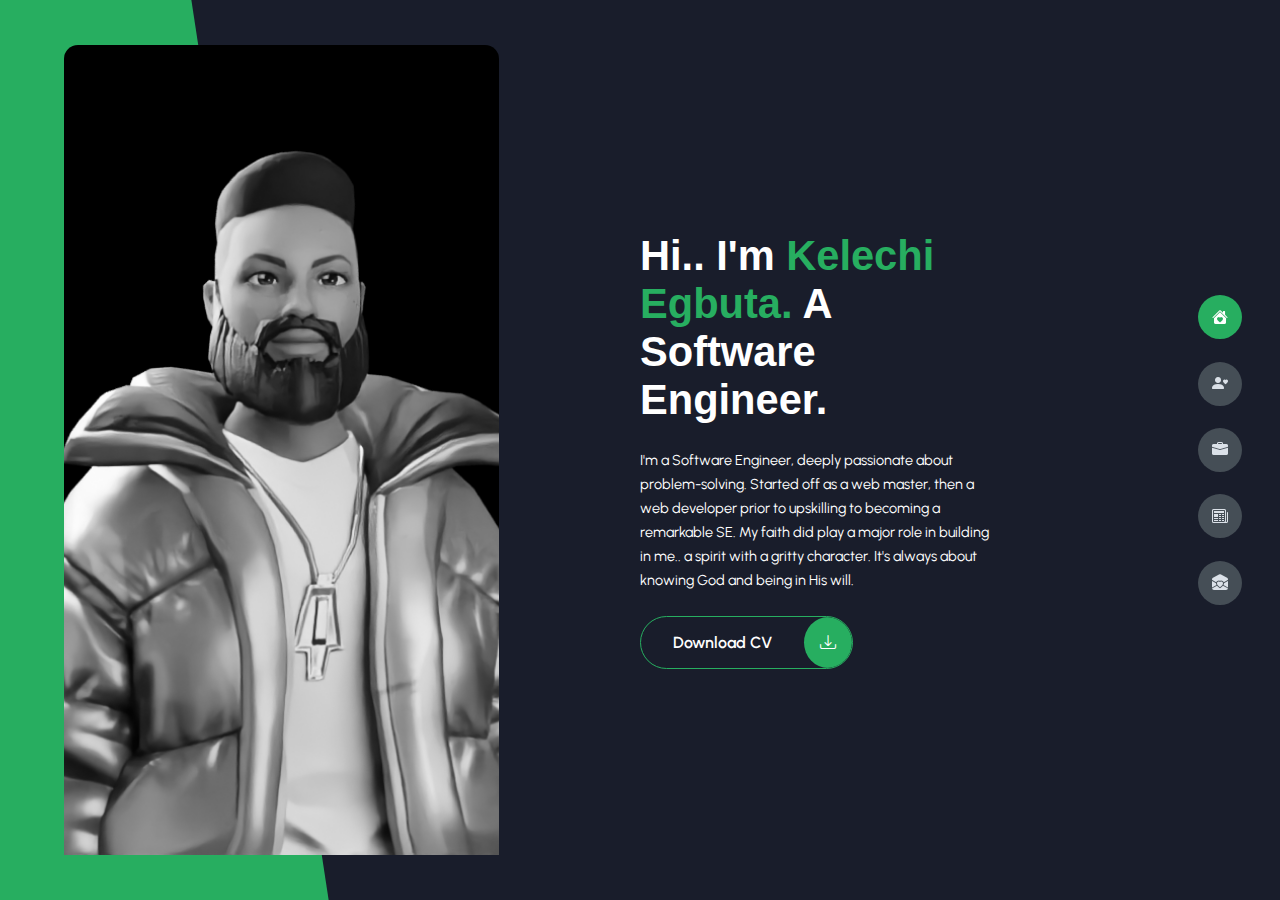
<file: front/index.htm>
<!DOCTYPE html>
<html lang="en">
<head>
	<meta charset="UTF-8">
	<meta http-equiv="X-UA-Compatible" content="IE=edge">
	<meta name="viewport" content="width=device-width, initial-scale=1.0">
	<title>Kay Cee</title>
  <link rel="stylesheet" href="styles/start.css">
  <link rel="preconnect" href="https://fonts.googleapis.com">
  <link rel="preconnect" href="https://fonts.gstatic.com" crossorigin>
  <link rel="stylesheet" href="https://cdn.jsdelivr.net/npm/bootstrap-icons@1.9.1/font/bootstrap-icons.css">
  <!-- <link href="https://fonts.googleapis.com/css2?family=Figtree:wght@300;400;500;600;700;800;900&display=swap" rel="stylesheet"> -->
  <link href="http://fonts.cdnfonts.com/css/coco-gothic" rel="stylesheet">
  <link href="https://fonts.googleapis.com/css2?family=Krub:wght@300;400;500;600;700&display=swap" rel="stylesheet">
  <link href="https://fonts.googleapis.com/css2?family=Mukta+Vaani:wght@300;400;500;600;700;800&display=swap" rel="stylesheet">
  <link href="https://fonts.googleapis.com/css2?family=Urbanist:wght@300;400;500;600;700;800;900&display=swap" rel="stylesheet"> 
</head>
<body class="main-content">
  <header class="section sec-1 header active" id="home">
    <div class="header-content">
      <div class="left-header">
        <div class="h-shape"></div>
        <div class="image">
          <img src="images/mister.png">
        </div>
      </div>
      <div class="right-header">
        <h1 class="name">
          Hi.. I'm <span>Kelechi Egbuta.</span>
          A Software Engineer.
        </h1>
        <p>
          I'm a Software Engineer, deeply passionate about problem-solving.
          Started off as a web master, then a web developer prior to upskilling to becoming a remarkable SE.
          My faith did play a major role in building in me.. a spirit with a gritty character. It's always about knowing God and being in His will.
        </p>
        <div class="btn-container">
          <a href="#" class="download">
            <span class="btn-text">Download CV</span>
            <span class="btn-icon">
              <i class="bi bi-download"></i>
            </span>
          </a>
        </div>        
      </div>
    </div>
  </header>
  <main>
    <section class="section sec-2 about" id="about">
      <div class="main-title">
        <h2>About <span>Me</span><span class="bg-text">my stats</span></h2>
      </div>
      <div class="about-container">
        <div class="about-left">
          <h4>Get to know me</h4>
          <p>
            Lorem ipsum dolor sit amet, consectetur adipiscing elit. Pellentesque vehicula a nisi vel mattis. Ut congue viverra dignissim. Aenean congue ante quis elit aliquam, quis posuere dolor facilisis. <br><br>Nulla ut laoreet dui, in luctus justo. Sed rhoncus blandit ante ac finibus. Class aptent taciti sociosqu ad litora torquent per conubia nostra, per inceptos himenaeos. In consequat sem eget dignissim aliquet. <br><br>Phasellus accumsan lorem eget feugiat consequat. Pellentesque ut mi congue, eleifend est vitae, volutpat eros.
          </p>
          <div class="btn-container">
            <a href="#" class="download">
              <span class="btn-text">Download CV</span>
              <span class="btn-icon">
                <i class="bi bi-download"></i>
              </span>
            </a>
          </div>
        </div>
        <div class="about-right">
          <div class="about-item">
            <div class="about-text">
              <p class="large-text">50+</p>
              <p class="small-text">Projects <br> Completed</p>
            </div>
          </div>
          <div class="about-item">
            <div class="about-text">
              <p class="large-text">7+</p>
              <p class="small-text">Years of <br> Experience</p>
            </div>
          </div>
          <div class="about-item">
            <div class="about-text">
              <p class="large-text">20+</p>
              <p class="small-text">Happy <br> Clients</p>
            </div>
          </div>
          <div class="about-item">
            <div class="about-text">
              <p class="large-text">70+</p>
              <p class="small-text">Customer <br> Reviews</p>
            </div>
          </div>
        </div>
      </div>
      <div class="sub-title"><h3>My Skills</h3></div>
      <div class="about-skills">
        <div class="languages">
          <h4>languages</h4>
          <div class="language">
            <p class="lang-title">html5/css3</p>
            <div class="lang-container">
              <i class="bi bi-html"></i>
              <span>7+ years</span>
            </div>
          </div>
          <div class="language">
            <p class="lang-title">javascript</p>
            <div class="lang-container">
              <i class="bi bi-html"></i>
              <span>7+ years</span>
            </div>
          </div>
          <div class="language">
            <p class="lang-title">mongodb</p>
            <div class="lang-container">
              <i class="bi bi-html"></i>
              <span>7+ years</span>
            </div>
          </div>
          <div class="language">
            <p class="lang-title">sql</p>
            <div class="lang-container">
              <i class="bi bi-html"></i>
              <span>7+ years</span>
            </div>
          </div>
          <div class="language">
            <p class="lang-title">c/c++</p>
            <div class="lang-container">
              <i class="bi bi-html"></i>
              <span>7+ years</span>
            </div>
          </div>
          <div class="language">
            <p class="lang-title">python</p>
            <div class="lang-container">
              <i class="bi bi-html"></i>
              <span>7+ years</span>
            </div>
          </div>
        </div>
        <div class="tools">
          <h4>tools</h4>
          <div class="tool">
            <p class="tool-title">bootstrap</p>
            <div class="tool-container">
              <i class="bi bi-react"></i>
              <span>3+ years</span>
            </div>
          </div>
          <div class="tool">
            <p class="tool-title">react</p>
            <div class="tool-container">
              <i class="bi bi-react"></i>
              <span>3+ years</span>
            </div>
          </div>
          <div class="tool">
            <p class="tool-title">node.js</p>
            <div class="tool-container">
              <i class="bi bi-react"></i>
              <span>3+ years</span>
            </div>
          </div>
          <div class="tool">
            <p class="tool-title">django</p>
            <div class="tool-container">
              <i class="bi bi-react"></i>
              <span>3+ years</span>
            </div>
          </div>
          <div class="tool">
            <p class="tool-title">figma</p>
            <div class="tool-container">
              <i class="bi bi-react"></i>
              <span>3+ years</span>
            </div>
          </div>
          <div class="tool">
            <p class="tool-title">git</p>
            <div class="tool-container">
              <i class="bi bi-react"></i>
              <span>3+ years</span>
            </div>
          </div>
        </div>
      </div>
    </section>
    <section class="section sec-3 portfolio" id="portfolio">
      
    </section>
    <section class="section sec-4 blog" id="blog">
      
    </section>
    <section class="section sec-5 contact" id="contact">
      
    </section>
  </main>
  <div class="navbar">
    <div class="nav nav-1 btn-active" data-id="home">
      <i class="bi bi-house-heart-fill"></i>
    </div>
    <div class="nav nav-2" data-id="about">
      <i class="bi bi-person-heart"></i>
    </div>
    <div class="nav nav-3" data-id="portfolio">
      <i class="bi bi-briefcase-fill"></i>
    </div>
    <div class="nav nav-4" data-id="blog">
      <i class="bi bi-newspaper"></i>
    </div>
    <div class="nav nav-5" data-id="contact">
      <i class="bi bi-envelope-open-heart-fill"></i>
    </div>
  </div>

  <script src="scripts/start.js"></script>
</body>
</html>
</file>
<file: front/styles/start.css>
* {
  margin: 0;
  padding: 0;
  box-sizing: border-box;
  list-style: none;
}

:root {
  --color-primary: #191d2b;
  --color-secondary: #27ae60;
  --color-white: #ffffff;
  --color-black: #000000;
  --color-grey-0: #f8f8f8;
  --color-grey-1: #dbe1e8;
  --color-grey-2: #b2becd;
  --color-grey-3: #6c7983;
  --color-grey-4: #454e56;
  --color-grey-5: #2a2e35;
  --color-grey-6: #12181b;
  --br-sm-2: 14px;
  --box-shadow-1: 0 3px 15 rgba(0, 0, 0, .2);
  --transition-1: all .4s ease-in-out;
}

body {
  background-color: var(--color-primary);
  font-family: "Urbanist", sans-serif;
  font-size: 1rem;
  color: var(--color-white);
  transition: var(--transition-1);
}

a {
  display: inline-block;
  text-decoration: none;
  color: inherit;
  font-family: inherit;
}

header {
  height: 100vh;
  color: var(--color-white);
  overflow: hidden;
}

section {
  min-height: 100vh;
  width: 100%;
  position: absolute;
  left: 0;
  top: 0;
  padding: 3rem 18rem;
}

.section {
  transform: translateY(-100%) scale(0);
  transition: var(--transition-1);
  background-color: var(--color-primary);
}

.sec-1 {
  display: none;
  transform: translateY(0) scale(1);
}

.sec-2 {
  display: none;
  transform: translateY(0) scale(1);
}

.sec-3 {
  display: none;
  transform: translateY(0) scale(1);
}

.sec-4 {
  display: none;
  transform: translateY(0) scale(1);
}

.sec-5 {
  display: none;
  transform: translateY(0) scale(1);
}

.active {
  display: block;
  -webkit-animation: scaleAnim 1s ease-in-out;
          animation: scaleAnim 1s ease-in-out;
}
@-webkit-keyframes scaleAnim {
  0% {
    transform: translateY(-100%) scaleY(0);
  }
  100% {
    transform: translateY(0) scaleY(1);
  }
}
@keyframes scaleAnim {
  0% {
    transform: translateY(-100%) scaleY(0);
  }
  100% {
    transform: translateY(0) scaleY(1);
  }
}

.navbar {
  position: fixed;
  z-index: 10;
  top: 50%;
  right: 3%;
  display: flex;
  flex-direction: column;
  align-items: center;
  justify-content: center;
  transform: translateY(-50%);
}
.navbar .btn-active {
  background-color: var(--color-secondary) !important;
  transition: var(--transition-1);
}
.navbar .btn-active i {
  color: var(--color-white) !important;
}
.navbar .nav {
  padding: 1rem;
  cursor: pointer;
  background-color: var(--color-grey-4);
  width: 44px;
  height: 44px;
  border-radius: 50%;
  display: flex;
  justify-content: center;
  align-items: center;
  margin: 0.7rem 0;
  box-shadow: var(--box-shadow-1);
}
.navbar .nav i {
  font-size: 1rem;
  color: var(--color-grey-1);
  pointer-events: none;
}

.header-content {
  display: grid;
  grid-template-columns: repeat(2, 1fr);
  height: 100%;
}
.header-content .left-header {
  display: flex;
  align-items: center;
  position: relative;
}
.header-content .left-header .h-shape {
  top: 0;
  left: 0;
  width: 65%;
  height: 100%;
  z-index: -1;
  position: absolute;
  transition: var(--transition-1);
  background-color: var(--color-secondary);
  -webkit-clip-path: polygon(0 0, 46% 0, 79% 100%, 0 100%);
          clip-path: polygon(0 0, 46% 0, 79% 100%, 0 100%);
}
.header-content .left-header .image {
  width: 68%;
  height: 90%;
  margin-left: 4rem;
  border-radius: var(--br-sm-2);
  transition: var(--transition-1);
  background-color: var(--color-black);
}
.header-content .left-header .image img {
  width: 100%;
  height: 100%;
  -o-object-fit: cover;
     object-fit: cover;
  filter: grayscale(100%);
  transition: var(--transition-1);
}
.header-content .left-header .image img:hover {
  filter: grayscale(0);
}
.header-content .right-header {
  display: flex;
  padding-right: 18rem;
  flex-direction: column;
  justify-content: center;
}
.header-content .right-header .name {
  font-size: 2.6rem;
  font-family: "Coco Gothic", sans-serif;
}
.header-content .right-header .name span {
  color: var(--color-secondary);
}
.header-content .right-header p {
  font-size: 0.9rem;
  margin: 1.5rem 0;
  line-height: 1.5rem;
}

.about-container {
  display: grid;
  padding-top: 3.5rem;
  padding-bottom: 5rem;
  grid-template-columns: repeat(2, 1fr);
}
.about-container .about-left {
  padding-right: 5rem;
}
.about-container .about-left p {
  line-height: 1.5rem;
  padding: 1rem;
  color: var(--color-grey-1);
}
.about-container .about-left h4 {
  font-size: 1.5rem;
  text-transform: uppercase;
}
.about-container .about-right {
  display: grid;
  grid-gap: 2rem;
  grid-template-columns: repeat(2, 1fr);
}
.about-container .about-right .about-item {
  border-radius: 5px;
  transition: var(--transition-1);
  border: 1px solid var(--color-grey-5);
  box-shadow: 1px 2px 15px rgba(0, 0, 0, 0.1);
}
.about-container .about-right .about-item:hover {
  cursor: default;
  transform: translateY(-5px);
  border: 1px solid var(--color-secondary);
  box-shadow: 1px 4px 15px rgba(0, 0, 0, 0.32);
}
.about-container .about-right .about-item .about-text {
  padding: 1.5rem;
  display: flex;
  flex-direction: column;
}
.about-container .about-right .about-item .about-text .large-text {
  font-size: 3rem;
  font-weight: 600;
  color: var(--color-secondary);
}
.about-container .about-right .about-item .about-text .small-text {
  padding-left: 3rem;
  position: relative;
  text-transform: uppercase;
  font-size: 1.2rem;
  color: var(--color-grey-1);
  letter-spacing: 2px;
}
.about-container .about-right .about-item .about-text .small-text::before {
  content: "";
  position: absolute;
  left: 0;
  top: 15px;
  width: 2rem;
  height: 2px;
  background-color: var(--color-grey-5);
}

.about-skills {
  display: grid;
  grid-template-columns: repeat(2, 1fr);
}
.about-skills .languages {
  display: block;
}
.about-skills .languages .language {
  padding-bottom: 1rem;
}
.about-skills .tools {
  display: block;
}
.about-skills .tools .tool {
  padding-bottom: 1rem;
}

.btn-container {
  display: flex;
  align-self: flex-start;
}

.download {
  color: inherit;
  display: flex;
  font-weight: 600;
  overflow: hidden;
  position: relative;
  align-items: center;
  border-radius: 30px;
  align-self: flex-start;
  border: 1px solid var(--color-secondary);
}
.download .btn-text {
  padding: 0 2rem;
}
.download .btn-icon {
  display: flex;
  padding: 1rem;
  border-radius: 50%;
  align-items: center;
  justify-content: center;
  background-color: var(--color-secondary);
}
.download::before {
  content: "";
  top: 0;
  right: 0;
  z-index: -1;
  position: absolute;
  transform: translateX(100%);
  transition: var(--transition-1);
}
.download:hover::before {
  width: 100%;
  height: 100%;
  transform: translateX(0);
  transition: var(--transition-1);
  background-color: var(--color-secondary);
}

.main-title {
  text-align: center;
  font-family: "Coco Gothic", sans-serif;
}
.main-title h2 {
  font-size: 3rem;
  font-weight: 700;
  position: relative;
  text-transform: uppercase;
}
.main-title h2 span {
  color: var(--color-secondary);
}
.main-title h2 .bg-text {
  top: 50%;
  left: 50%;
  z-index: -1;
  font-size: 5rem;
  font-weight: 900;
  position: absolute;
  color: var(--color-grey-5);
  transition: var(--transition-1);
  transform: translate(-50%, -50%);
}

.sub-title {
  text-align: center;
  padding-bottom: 1.5rem;
  font-family: "Coco Gothic", sans-serif;
}
.sub-title h4 {
  font-size: 1rem;
}/*# sourceMappingURL=start.css.map */
</file>
